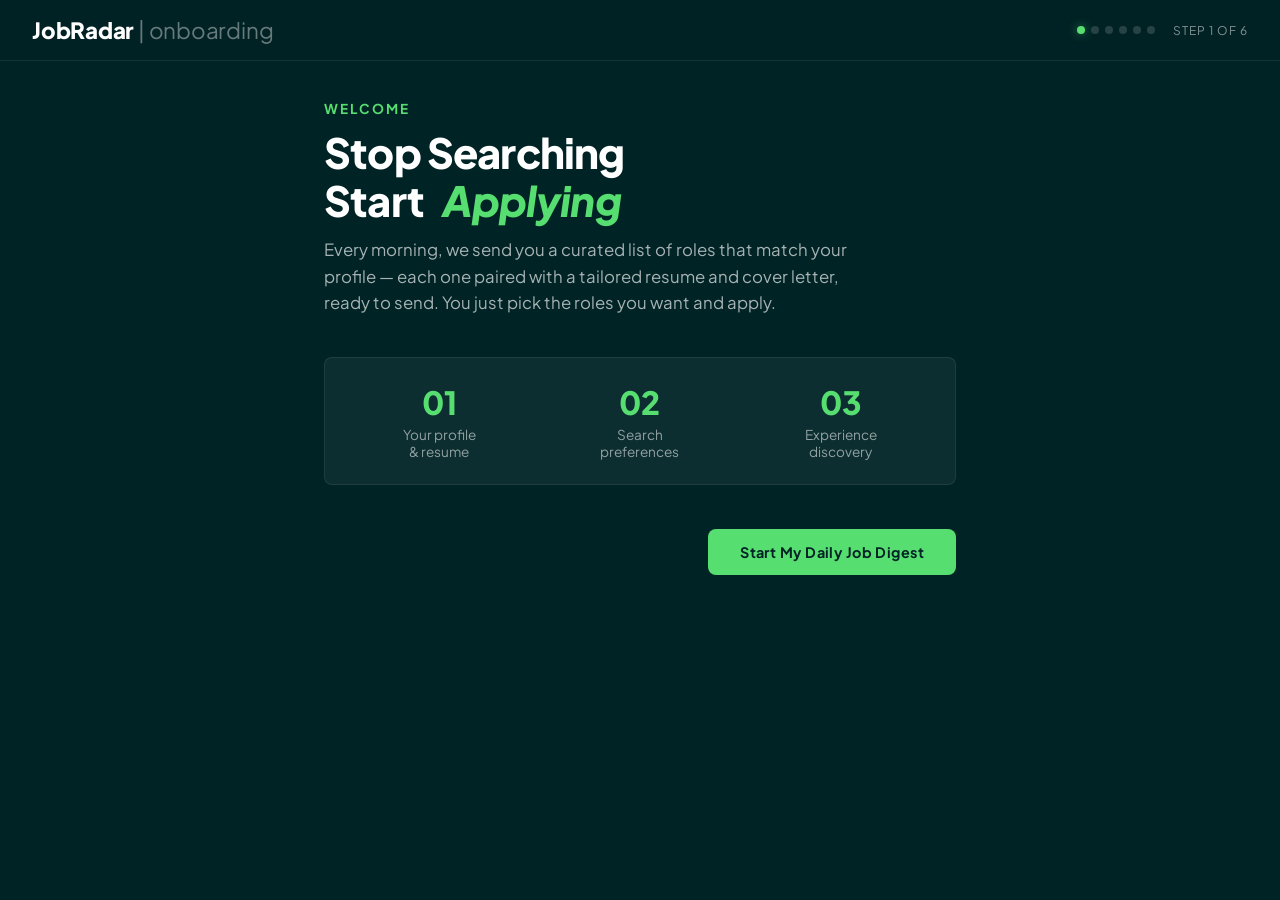
<file: web/deploy/index.html>
<!doctype html>
<html lang="en">
  <head>
    <meta charset="UTF-8" />
    <meta name="viewport" content="width=device-width, initial-scale=1.0" />
    <title>JobRadar | Your Job Search, on Autopilot</title>
    <meta
      name="description"
      content="Get tailored resumes, cover letters, and match reports delivered to your inbox for roles that fit you. Set up your personalized job-hunting pipeline in 10 minutes."
    />
    <meta
      property="og:title"
      content="Autopilot | Your Job Search, on Autopilot"
    />
    <meta
      property="og:description"
      content="Tailored resumes, cover letters, and match reports delivered to your inbox. Set up in 10 minutes."
    />
    <meta property="og:type" content="website" />
    <meta name="twitter:card" content="summary" />
    <meta
      name="twitter:title"
      content="Autopilot | Your Job Search, on Autopilot"
    />
    <meta
      name="twitter:description"
      content="Tailored resumes, cover letters, and match reports delivered to your inbox. Set up in 10 minutes."
    />
    <link rel="preconnect" href="https://fonts.googleapis.com" />
    <link rel="preconnect" href="https://fonts.gstatic.com" crossorigin />
    <link
      href="https://fonts.googleapis.com/css2?family=Plus+Jakarta+Sans:ital,wght@0,400;0,500;0,600;0,700;0,800;1,400&display=swap"
      rel="stylesheet"
    />
    <link rel="stylesheet" href="styles.css" />
  </head>
  <body class="hero-mode">
    <div class="topbar">
      <div class="logo">JobRadar<span> | onboarding</span></div>
      <div class="progress-wrap">
        <div class="progress-dot active" data-step="0"></div>
        <div class="progress-dot" data-step="1"></div>
        <div class="progress-dot" data-step="2"></div>
        <div class="progress-dot" data-step="3"></div>
        <div class="progress-dot" data-step="4"></div>
        <div class="progress-dot" data-step="5"></div>
        <span class="progress-label"
          >Step <span id="stepCounter">1</span> of 6</span
        >
      </div>
    </div>

    <div class="container">
      <!-- STEP 0: Welcome -->
      <div class="step active" data-step="0">
        <div class="step-number">Welcome</div>
        <h2>Stop Searching<br />Start <em> &nbsp; Applying</em></h2>
        <p class="subtitle">
          Every morning, we send you a curated list of roles that match your
          profile — each one paired with a tailored resume and cover letter,
          ready to send. You just pick the roles you want and apply.
        </p>
        <div class="steps-overview">
          <div class="steps-overview-grid">
            <div>
              <div class="steps-overview-number">01</div>
              <div class="steps-overview-label">
                Your profile<br />&amp; resume
              </div>
            </div>
            <div>
              <div class="steps-overview-number">02</div>
              <div class="steps-overview-label">Search<br />preferences</div>
            </div>
            <div>
              <div class="steps-overview-number">03</div>
              <div class="steps-overview-label">Experience<br />discovery</div>
            </div>
          </div>
        </div>
        <div class="nav-row nav-row--borderless">
          <div></div>
          <button class="btn btn-primary" onclick="nextStep()">
            Start My Daily Job Digest
          </button>
        </div>
      </div>

      <!-- STEP 1: Basic Info -->
      <div class="step" data-step="1">
        <div class="step-number">Step 01</div>
        <h2>About <em>you</em></h2>
        <p class="subtitle">
          Basic contact information for your application materials.
        </p>

        <div class="field-row">
          <div class="field">
            <label>First Name</label>
            <input type="text" id="firstName" placeholder="Tayo" required />
          </div>
          <div class="field">
            <label>Last Name</label>
            <input type="text" id="lastName" placeholder="Fasunon" required />
          </div>
        </div>
        <div class="field">
          <label>Email</label>
          <input
            type="email"
            id="email"
            placeholder="tayo@example.com"
            required
          />
        </div>
        <div class="field-row">
          <div class="field">
            <label>Phone</label>
            <input type="tel" id="phone" placeholder="+1 365 994 8961" />
          </div>
          <div class="field">
            <label>Location</label>
            <input
              type="text"
              id="location"
              placeholder="Toronto, Ontario, Canada"
            />
          </div>
        </div>
        <div class="field">
          <label>LinkedIn URL</label>
          <input
            type="url"
            id="linkedin"
            placeholder="https://linkedin.com/in/yourname"
          />
        </div>

        <!-- Honeypot: invisible to humans, bots auto-fill it -->
        <div class="hp-field" aria-hidden="true">
          <label for="website">Company Website</label>
          <input
            type="text"
            id="website"
            name="website"
            tabindex="-1"
            autocomplete="off"
          />
        </div>

        <div class="step-error" id="stepError1"></div>
        <div class="nav-row">
          <button class="btn btn-secondary" onclick="prevStep()">Back</button>
          <button class="btn btn-primary" onclick="nextStep()">Continue</button>
        </div>
      </div>

      <!-- STEP 2: Resume -->
      <div class="step" data-step="2">
        <div class="step-number">Step 02</div>
        <h2>Your <em>resume</em></h2>
        <p class="subtitle">
          Upload your current resume or paste the content. We'll use this as the
          foundation for all tailored versions.
        </p>

        <div
          class="upload-zone"
          id="uploadZone"
          onclick="document.getElementById('resumeFile').click()"
        >
          <div class="upload-icon">&#8593;</div>
          <div class="upload-text" id="uploadText">
            Drop your resume here or <strong>click to browse</strong><br />
            <span class="file-types">.pdf, .docx, or .txt</span>
          </div>
          <input
            type="file"
            id="resumeFile"
            accept=".pdf,.docx,.doc,.txt,.md"
            class="file-input-hidden"
            onchange="handleFileUpload(this)"
          />
        </div>

        <div class="or-divider">or paste below</div>

        <div class="resume-area field">
          <label>Resume Content</label>
          <textarea
            id="resumeText"
            placeholder="Paste your full resume text here...&#10;&#10;Include: summary, experience, education, skills, certifications.&#10;The more detail, the better the tailoring."
          ></textarea>
          <div class="field-hint">
            Include all roles, achievements, and metrics. We'll strategically
            reframe (never fabricate) your experience to match each opportunity.
          </div>
        </div>

        <div class="cover-letter-section">
          <div class="field">
            <label
              >Cover Letter Sample
              <span class="label-optional">(optional)</span></label
            >
            <div
              class="upload-zone upload-zone--compact"
              id="clUploadZone"
              onclick="document.getElementById('coverLetterFile').click()"
            >
              <div class="upload-text" id="clUploadText">
                Drop a cover letter here or <strong>click to browse</strong
                ><br />
                <span class="file-types">.txt or .md</span>
              </div>
              <input
                type="file"
                id="coverLetterFile"
                accept=".txt,.md"
                class="file-input-hidden"
                onchange="handleCoverLetterUpload(this)"
              />
            </div>
            <div class="or-divider">or paste below</div>
            <textarea
              id="coverLetterText"
              class="textarea--medium"
              placeholder="Paste a cover letter you've written before...&#10;&#10;We'll study your writing style — sentence structure, tone, personality — and match it when generating tailored cover letters for each job."
            ></textarea>
            <div class="field-hint">
              Share any cover letter you've written. We won't copy the content —
              we'll match your authentic voice and style in every tailored
              letter we generate.
            </div>
          </div>
        </div>

        <div class="step-error" id="stepError2"></div>
        <div class="nav-row">
          <button class="btn btn-secondary" onclick="prevStep()">Back</button>
          <button class="btn btn-primary" onclick="nextStep()">Continue</button>
        </div>
      </div>

      <!-- STEP 3: Preferences -->
      <div class="step" data-step="3">
        <div class="step-number">Step 03</div>
        <h2>What you're <em>looking for</em></h2>
        <p class="subtitle">
          Tell us about your ideal next role. We'll use this to filter and rank
          opportunities.
        </p>

        <div class="field">
          <label>Target Roles</label>
          <div
            class="tags-wrap"
            id="rolesWrap"
            onclick="this.querySelector('input').focus()"
          >
            <input
              class="tags-input"
              id="rolesInput"
              placeholder="Type a role and press Enter..."
              onkeydown="handleTagKey(event, 'roles')"
            />
          </div>
          <div class="field-hint">
            e.g. Scrum Master, Product Manager, Agile Coach
          </div>
        </div>

        <div class="field">
          <label>Target Locations</label>
          <div
            class="tags-wrap"
            id="locationsWrap"
            onclick="this.querySelector('input').focus()"
          >
            <input
              class="tags-input"
              id="locationsInput"
              placeholder="Type a city/region and press Enter..."
              onkeydown="handleTagKey(event, 'locations')"
            />
          </div>
          <div class="field-hint">e.g. Toronto, Ontario, Remote</div>
        </div>

        <div class="field-row">
          <div class="field">
            <label>Minimum Salary (Annual)</label>
            <input type="text" id="minSalary" placeholder="e.g. $80,000" />
          </div>
          <div class="field">
            <label>Work Arrangement</label>
            <select id="workArrangement">
              <option value="any">Any (On-site, Hybrid, Remote)</option>
              <option value="remote">Remote Only</option>
              <option value="hybrid">Hybrid or Remote</option>
              <option value="onsite">On-site</option>
            </select>
          </div>
        </div>

        <div class="field">
          <label>Industries to Avoid</label>
          <div
            class="tags-wrap"
            id="excludeWrap"
            onclick="this.querySelector('input').focus()"
          >
            <input
              class="tags-input"
              id="excludeInput"
              placeholder="Type and press Enter..."
              onkeydown="handleTagKey(event, 'exclude')"
            />
          </div>
          <div class="field-hint">
            Companies or industries you want to skip. Leave blank for none.
          </div>
        </div>

        <div class="field">
          <label>Anything else we should know?</label>
          <textarea
            id="prefNotes"
            class="textarea--short"
            placeholder="e.g. I prefer companies with 100+ employees, I'm open to contract roles, I need visa sponsorship..."
          ></textarea>
        </div>

        <div class="step-error" id="stepError3"></div>
        <div class="nav-row">
          <button class="btn btn-secondary" onclick="prevStep()">Back</button>
          <button class="btn btn-primary" onclick="nextStep()">Continue</button>
        </div>
      </div>

      <!-- STEP 4: Experience Discovery -->
      <div class="step" data-step="4">
        <div class="step-number">Step 04</div>
        <h2>The <em>discovery</em></h2>
        <p class="subtitle">
          These questions surface achievements you may not have on your resume.
          This is what makes our tailoring exceptional &mdash; we find the
          hidden gold in your experience.
        </p>

        <div class="discovery-q">
          <div class="q-label">
            What's the largest team you've led or coached?
          </div>
          <div class="q-why">
            Helps us frame your leadership scope for senior roles.
          </div>
          <input
            type="text"
            id="d_teamSize"
            placeholder="e.g. 3 cross-functional teams, ~25 people across 4 time zones"
          />
        </div>

        <div class="discovery-q">
          <div class="q-label">
            What's the highest-value project or budget you've managed?
          </div>
          <div class="q-why">
            Dollar figures are powerful differentiators in resumes.
          </div>
          <input
            type="text"
            id="d_budget"
            placeholder="e.g. $15M digital transformation program"
          />
        </div>

        <div class="discovery-q">
          <div class="q-label">
            Name 2-3 measurable improvements you've driven.
          </div>
          <div class="q-why">
            Metrics with % or $ beat vague descriptions every time.
          </div>
          <textarea
            id="d_metrics"
            placeholder="e.g.&#10;- Reduced impediment resolution time by 78%&#10;- Increased team velocity by 30%&#10;- Saved $400K through PI planning optimization"
          ></textarea>
        </div>

        <div class="discovery-q">
          <div class="q-label">
            What certifications or credentials do you hold?
          </div>
          <div class="q-why">
            Certifications are high-signal for ATS filters.
          </div>
          <input
            type="text"
            id="d_certs"
            placeholder="e.g. PSM1, SAFe SSM, PMP, AWS Certified, MBA"
          />
        </div>

        <div class="discovery-q">
          <div class="q-label">
            Describe a challenge you overcame that you're proud of.
          </div>
          <div class="q-why">
            This becomes a STAR story for cover letters and interview prep.
          </div>
          <textarea
            id="d_challenge"
            placeholder="e.g. Inherited a team with 40% turnover and no defined process. Introduced Scrum, built psychological safety, and within 6 months had the highest-performing team in the department."
          ></textarea>
        </div>

        <div class="discovery-q">
          <div class="q-label">
            What tools and technologies are you most proficient with?
          </div>
          <div class="q-why">
            Ensures we don't miss technical keywords that ATS systems scan for.
          </div>
          <input
            type="text"
            id="d_tools"
            placeholder="e.g. JIRA, Confluence, Azure DevOps, Power BI, Miro, Figma"
          />
        </div>

        <div class="discovery-q">
          <div class="q-label">What industries have you worked in?</div>
          <div class="q-why">
            Cross-industry experience is reframed as adaptability for target
            sectors.
          </div>
          <input
            type="text"
            id="d_industries"
            placeholder="e.g. FinTech, Entertainment/VFX, EdTech, Healthcare"
          />
        </div>

        <div class="discovery-q">
          <div class="q-label">
            Is there anything about your experience you feel is
            underrepresented?
          </div>
          <div class="q-why">
            This is often the most valuable answer — skills you use daily but
            never put on paper.
          </div>
          <textarea
            id="d_hidden"
            placeholder="e.g. I regularly coach product owners on backlog prioritization but it's not in any of my job descriptions. I've also facilitated 50+ workshops for stakeholders at the VP level."
          ></textarea>
        </div>

        <div class="nav-row">
          <button class="btn btn-secondary" onclick="prevStep()">Back</button>
          <button class="btn btn-primary" onclick="nextStep()">
            Review &amp; Submit
          </button>
        </div>
      </div>

      <!-- STEP 5: Review -->
      <div class="step" data-step="5">
        <div class="step-number">Review</div>
        <h2>Everything <em>look right?</em></h2>
        <p class="subtitle">
          Review your information below. Once submitted, we'll set up your
          pipeline and deliver your first batch of tailored applications within
          48 hours.
        </p>

        <div id="reviewContent"></div>

        <div class="nav-row">
          <button class="btn btn-secondary" onclick="prevStep()">
            Back to Edit
          </button>
          <button
            class="btn btn-primary"
            onclick="submitOnboarding()"
            id="submitBtn"
          >
            Submit &amp; Start My Pipeline
          </button>
        </div>
      </div>

      <!-- STEP 6: Confirmation -->
      <div class="step" data-step="6">
        <div class="completion">
          <div class="completion-icon">&#10003;</div>
          <h2>You're <em>all set</em></h2>
          <p class="subtitle">
            Your onboarding data has been saved. We'll configure your pipeline
            and deliver your first batch of tailored applications within 48
            hours.
          </p>
          <div class="next-steps">
            <div class="next-steps-title">What happens next</div>
            <div class="next-steps-list">
              1. We review your profile &amp; discovery answers<br />
              2. Your search pipeline is configured<br />
              3. First tailored applications delivered to your inbox<br />
              4. You review, approve, and apply
            </div>
          </div>
        </div>
      </div>
    </div>

    <script src="app.js"></script>
  </body>
</html>
</file>
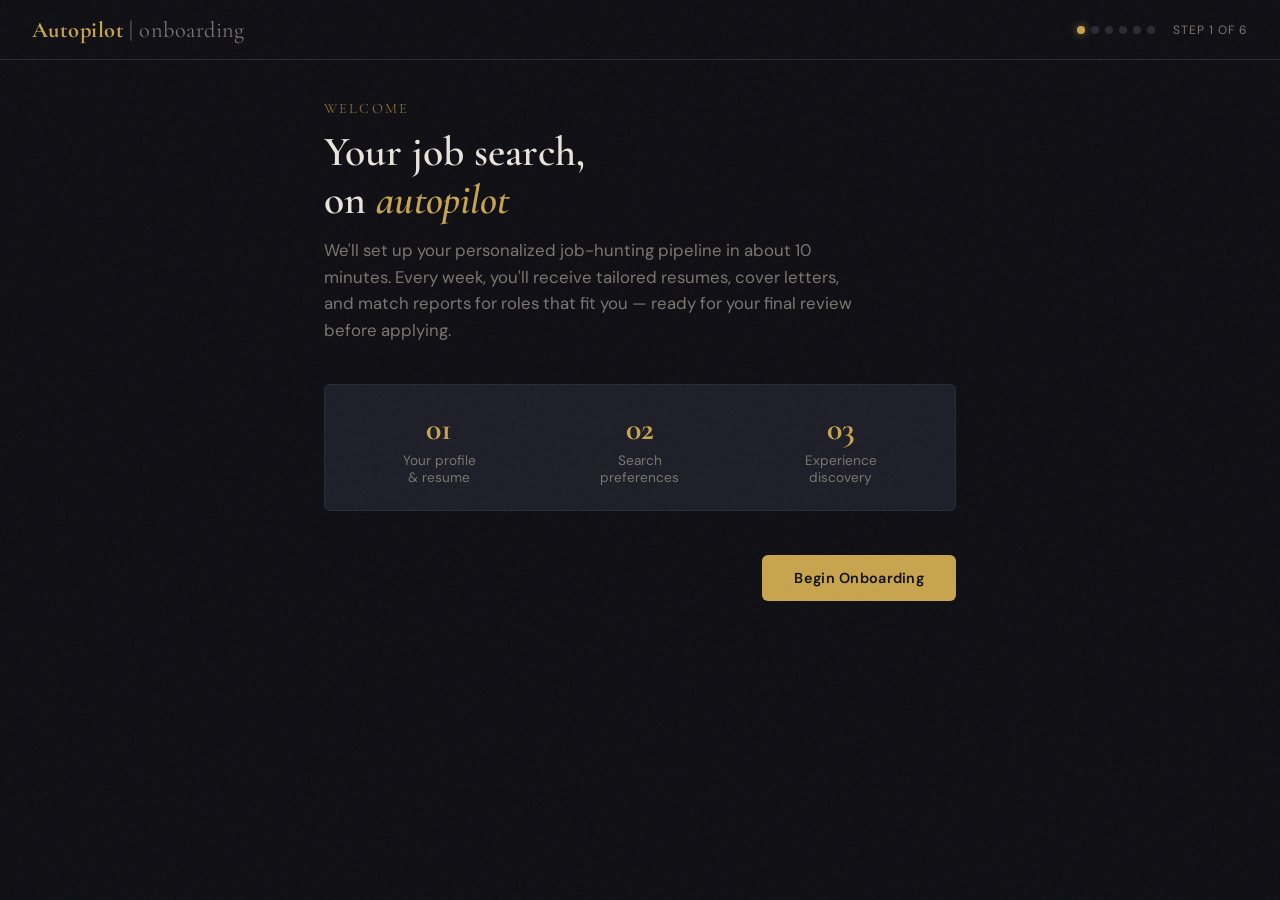
<file: web/onboarding.html>
<!doctype html>
<html lang="en">
  <head>
    <meta charset="UTF-8" />
    <meta name="viewport" content="width=device-width, initial-scale=1.0" />
    <title>Autopilot Onboarding</title>
    <link rel="preconnect" href="https://fonts.googleapis.com" />
    <link
      href="https://fonts.googleapis.com/css2?family=Cormorant+Garamond:ital,wght@0,400;0,600;0,700;1,400&family=DM+Sans:ital,wght@0,400;0,500;0,600;0,700;1,400&display=swap"
      rel="stylesheet"
    />
    <style>
      :root {
        --bg-deep: #0f0f14;
        --bg-card: #18181f;
        --bg-input: #1e1e28;
        --bg-hover: #25252f;
        --gold: #c8a44e;
        --gold-light: #e4c96a;
        --gold-dim: #8a7234;
        --text: #e8e4dc;
        --text-dim: #7a7670;
        --text-muted: #4a4740;
        --border: #2a2a34;
        --border-focus: #c8a44e44;
        --error: #d4564e;
        --success: #4ecb71;
        --radius: 6px;
        --font-display: "Cormorant Garamond", Georgia, serif;
        --font-body: "DM Sans", -apple-system, sans-serif;
      }

      * {
        margin: 0;
        padding: 0;
        box-sizing: border-box;
      }

      body {
        font-family: var(--font-body);
        background: var(--bg-deep);
        color: var(--text);
        min-height: 100vh;
        overflow-x: hidden;
      }

      /* Grain overlay */
      body::before {
        content: "";
        position: fixed;
        inset: 0;
        opacity: 0.03;
        background-image: url("data:image/svg+xml,%3Csvg viewBox='0 0 256 256' xmlns='http://www.w3.org/2000/svg'%3E%3Cfilter id='n'%3E%3CfeTurbulence type='fractalNoise' baseFrequency='0.9' numOctaves='4' stitchTiles='stitch'/%3E%3C/filter%3E%3Crect width='100%25' height='100%25' filter='url(%23n)'/%3E%3C/svg%3E");
        pointer-events: none;
        z-index: 9999;
      }

      /* Top bar */
      .topbar {
        position: fixed;
        top: 0;
        left: 0;
        right: 0;
        z-index: 100;
        display: flex;
        align-items: center;
        justify-content: space-between;
        padding: 16px 32px;
        background: var(--bg-deep);
        border-bottom: 1px solid var(--border);
        backdrop-filter: blur(12px);
      }

      .logo {
        font-family: var(--font-display);
        font-size: 1.4em;
        font-weight: 700;
        letter-spacing: 0.02em;
        color: var(--gold);
      }

      .logo span {
        color: var(--text-dim);
        font-weight: 400;
      }

      /* Progress */
      .progress-wrap {
        display: flex;
        align-items: center;
        gap: 6px;
      }

      .progress-dot {
        width: 8px;
        height: 8px;
        border-radius: 50%;
        background: var(--border);
        transition: all 0.5s cubic-bezier(0.22, 1, 0.36, 1);
      }

      .progress-dot.active {
        background: var(--gold);
        box-shadow: 0 0 8px var(--gold-dim);
      }

      .progress-dot.done {
        background: var(--gold-dim);
      }

      .progress-label {
        margin-left: 12px;
        font-size: 0.75em;
        color: var(--text-dim);
        letter-spacing: 0.08em;
        text-transform: uppercase;
      }

      /* Main container */
      .container {
        max-width: 680px;
        margin: 0 auto;
        padding: 100px 24px 60px;
        min-height: 100vh;
      }

      /* Step styles */
      .step {
        display: none;
        animation: fadeSlideIn 0.6s cubic-bezier(0.22, 1, 0.36, 1) forwards;
      }

      .step.active {
        display: block;
      }

      @keyframes fadeSlideIn {
        from {
          opacity: 0;
          transform: translateY(24px);
        }
        to {
          opacity: 1;
          transform: translateY(0);
        }
      }

      .step-number {
        font-family: var(--font-display);
        font-size: 0.9em;
        color: var(--gold-dim);
        letter-spacing: 0.15em;
        text-transform: uppercase;
        margin-bottom: 12px;
      }

      .step h2 {
        font-family: var(--font-display);
        font-size: 2.6em;
        font-weight: 600;
        line-height: 1.15;
        margin-bottom: 12px;
        color: var(--text);
      }

      .step h2 em {
        color: var(--gold);
        font-style: italic;
      }

      .step .subtitle {
        font-size: 1.05em;
        color: var(--text-dim);
        line-height: 1.6;
        margin-bottom: 40px;
        max-width: 540px;
      }

      /* Form fields */
      .field {
        margin-bottom: 24px;
      }

      .field label {
        display: block;
        font-size: 0.8em;
        font-weight: 600;
        letter-spacing: 0.06em;
        text-transform: uppercase;
        color: var(--text-dim);
        margin-bottom: 8px;
      }

      .field input,
      .field textarea,
      .field select {
        width: 100%;
        padding: 14px 16px;
        background: var(--bg-input);
        border: 1px solid var(--border);
        border-radius: var(--radius);
        color: var(--text);
        font-family: var(--font-body);
        font-size: 0.95em;
        transition: all 0.2s;
        outline: none;
      }

      .field input:focus,
      .field textarea:focus,
      .field select:focus {
        border-color: var(--gold);
        box-shadow: 0 0 0 3px var(--border-focus);
      }

      .field input::placeholder,
      .field textarea::placeholder {
        color: var(--text-muted);
      }

      .field textarea {
        min-height: 140px;
        resize: vertical;
        line-height: 1.6;
      }

      .field-row {
        display: grid;
        grid-template-columns: 1fr 1fr;
        gap: 16px;
      }

      .field-hint {
        font-size: 0.8em;
        color: var(--text-muted);
        margin-top: 6px;
        line-height: 1.4;
      }

      /* Checkbox/radio groups */
      .option-grid {
        display: grid;
        grid-template-columns: 1fr 1fr;
        gap: 10px;
      }

      .option-card {
        padding: 14px 16px;
        background: var(--bg-input);
        border: 1px solid var(--border);
        border-radius: var(--radius);
        cursor: pointer;
        transition: all 0.2s;
        font-size: 0.9em;
        user-select: none;
      }

      .option-card:hover {
        background: var(--bg-hover);
        border-color: var(--gold-dim);
      }

      .option-card.selected {
        border-color: var(--gold);
        background: var(--bg-hover);
        box-shadow: 0 0 0 1px var(--gold);
      }

      .option-card input {
        display: none;
      }

      .option-card .option-label {
        font-weight: 500;
        margin-bottom: 2px;
      }

      .option-card .option-desc {
        font-size: 0.85em;
        color: var(--text-dim);
      }

      /* Tags input */
      .tags-wrap {
        display: flex;
        flex-wrap: wrap;
        gap: 8px;
        padding: 10px 12px;
        background: var(--bg-input);
        border: 1px solid var(--border);
        border-radius: var(--radius);
        min-height: 48px;
        align-items: center;
        cursor: text;
        transition: all 0.2s;
      }

      .tags-wrap:focus-within {
        border-color: var(--gold);
        box-shadow: 0 0 0 3px var(--border-focus);
      }

      .tag {
        display: flex;
        align-items: center;
        gap: 6px;
        padding: 4px 10px;
        background: var(--gold-dim);
        color: var(--bg-deep);
        border-radius: 3px;
        font-size: 0.85em;
        font-weight: 600;
      }

      .tag button {
        background: none;
        border: none;
        color: var(--bg-deep);
        cursor: pointer;
        font-size: 1.1em;
        line-height: 1;
        opacity: 0.6;
      }

      .tag button:hover {
        opacity: 1;
      }

      .tags-input {
        border: none;
        background: none;
        color: var(--text);
        font-family: var(--font-body);
        font-size: 0.9em;
        outline: none;
        flex: 1;
        min-width: 120px;
      }

      .tags-input::placeholder {
        color: var(--text-muted);
      }

      /* Resume paste area */
      .resume-area {
        position: relative;
      }

      .resume-area textarea {
        min-height: 260px;
        font-family: "DM Sans", monospace;
        font-size: 0.88em;
        line-height: 1.7;
      }

      .upload-zone {
        border: 2px dashed var(--border);
        border-radius: var(--radius);
        padding: 32px;
        text-align: center;
        cursor: pointer;
        transition: all 0.2s;
        margin-bottom: 12px;
      }

      .upload-zone:hover {
        border-color: var(--gold-dim);
        background: var(--bg-input);
      }

      .upload-zone.has-file {
        border-color: var(--gold);
        border-style: solid;
      }

      .upload-icon {
        font-size: 2em;
        margin-bottom: 8px;
        opacity: 0.4;
      }

      .upload-text {
        color: var(--text-dim);
        font-size: 0.9em;
      }

      .upload-text strong {
        color: var(--gold);
      }

      .or-divider {
        text-align: center;
        color: var(--text-muted);
        font-size: 0.8em;
        letter-spacing: 0.1em;
        text-transform: uppercase;
        margin: 16px 0;
        position: relative;
      }

      .or-divider::before,
      .or-divider::after {
        content: "";
        position: absolute;
        top: 50%;
        width: 40%;
        height: 1px;
        background: var(--border);
      }

      .or-divider::before {
        left: 0;
      }
      .or-divider::after {
        right: 0;
      }

      /* Discovery questions */
      .discovery-q {
        padding: 20px;
        background: var(--bg-input);
        border: 1px solid var(--border);
        border-radius: var(--radius);
        margin-bottom: 16px;
        transition: all 0.3s;
      }

      .discovery-q:focus-within {
        border-color: var(--gold-dim);
      }

      .discovery-q .q-label {
        font-family: var(--font-display);
        font-size: 1.15em;
        font-weight: 600;
        margin-bottom: 4px;
        color: var(--text);
      }

      .discovery-q .q-why {
        font-size: 0.8em;
        color: var(--text-muted);
        margin-bottom: 12px;
        font-style: italic;
      }

      .discovery-q input,
      .discovery-q textarea {
        width: 100%;
        padding: 10px 12px;
        background: var(--bg-deep);
        border: 1px solid var(--border);
        border-radius: 4px;
        color: var(--text);
        font-family: var(--font-body);
        font-size: 0.9em;
        outline: none;
        transition: all 0.2s;
      }

      .discovery-q textarea {
        min-height: 80px;
        resize: vertical;
        line-height: 1.5;
      }

      .discovery-q input:focus,
      .discovery-q textarea:focus {
        border-color: var(--gold);
      }

      /* Navigation */
      .nav-row {
        display: flex;
        justify-content: space-between;
        align-items: center;
        margin-top: 40px;
        padding-top: 24px;
        border-top: 1px solid var(--border);
      }

      .btn {
        padding: 14px 32px;
        border-radius: var(--radius);
        font-family: var(--font-body);
        font-size: 0.9em;
        font-weight: 600;
        cursor: pointer;
        transition: all 0.2s;
        border: none;
        letter-spacing: 0.02em;
      }

      .btn-primary {
        background: var(--gold);
        color: var(--bg-deep);
      }

      .btn-primary:hover {
        background: var(--gold-light);
        transform: translateY(-1px);
        box-shadow: 0 4px 16px #c8a44e33;
      }

      .btn-secondary {
        background: transparent;
        color: var(--text-dim);
        border: 1px solid var(--border);
      }

      .btn-secondary:hover {
        color: var(--text);
        border-color: var(--text-dim);
      }

      .btn:disabled {
        opacity: 0.4;
        cursor: not-allowed;
        transform: none;
      }

      /* Review step */
      .review-section {
        background: var(--bg-input);
        border: 1px solid var(--border);
        border-radius: var(--radius);
        padding: 20px;
        margin-bottom: 16px;
      }

      .review-section h3 {
        font-family: var(--font-display);
        font-size: 1.1em;
        color: var(--gold);
        margin-bottom: 12px;
        font-weight: 600;
      }

      .review-row {
        display: flex;
        justify-content: space-between;
        padding: 6px 0;
        font-size: 0.9em;
        border-bottom: 1px solid var(--border);
      }

      .review-row:last-child {
        border-bottom: none;
      }

      .review-row .rlabel {
        color: var(--text-dim);
        min-width: 100px;
        flex-shrink: 0;
      }
      .review-row .rvalue {
        color: var(--text);
        font-weight: 500;
        text-align: right;
        max-width: 65%;
      }

      .review-tags {
        display: flex;
        flex-wrap: wrap;
        gap: 6px;
        margin-top: 4px;
      }

      .review-tag {
        padding: 3px 10px;
        background: var(--gold-dim);
        color: var(--bg-deep);
        border-radius: 3px;
        font-size: 0.8em;
        font-weight: 600;
      }

      /* Completion */
      .completion {
        text-align: center;
        padding: 60px 0;
      }

      .completion-icon {
        width: 80px;
        height: 80px;
        border-radius: 50%;
        background: var(--gold);
        color: var(--bg-deep);
        display: flex;
        align-items: center;
        justify-content: center;
        font-size: 2em;
        margin: 0 auto 24px;
        animation: scaleIn 0.5s cubic-bezier(0.22, 1, 0.36, 1);
      }

      @keyframes scaleIn {
        from {
          transform: scale(0);
          opacity: 0;
        }
        to {
          transform: scale(1);
          opacity: 1;
        }
      }

      /* Responsive */
      @media (max-width: 640px) {
        .container {
          padding: 80px 16px 40px;
        }
        .step h2 {
          font-size: 2em;
        }
        .field-row {
          grid-template-columns: 1fr;
        }
        .option-grid {
          grid-template-columns: 1fr;
        }
        .topbar {
          padding: 12px 16px;
        }
      }
    </style>
  </head>
  <body>
    <div class="topbar">
      <div class="logo">Autopilot<span> | onboarding</span></div>
      <div class="progress-wrap">
        <div class="progress-dot active" data-step="0"></div>
        <div class="progress-dot" data-step="1"></div>
        <div class="progress-dot" data-step="2"></div>
        <div class="progress-dot" data-step="3"></div>
        <div class="progress-dot" data-step="4"></div>
        <div class="progress-dot" data-step="5"></div>
        <span class="progress-label"
          >Step <span id="stepCounter">1</span> of 6</span
        >
      </div>
    </div>

    <div class="container">
      <!-- STEP 0: Welcome -->
      <div class="step active" data-step="0">
        <div class="step-number">Welcome</div>
        <h2>Your job search,<br />on <em>autopilot</em></h2>
        <p class="subtitle">
          We'll set up your personalized job-hunting pipeline in about 10
          minutes. Every week, you'll receive tailored resumes, cover letters,
          and match reports for roles that fit you &mdash; ready for your final
          review before applying.
        </p>
        <div
          style="
            background: var(--bg-input);
            border: 1px solid var(--border);
            border-radius: var(--radius);
            padding: 24px;
            margin-bottom: 20px;
          "
        >
          <div
            style="
              display: grid;
              grid-template-columns: 1fr 1fr 1fr;
              gap: 20px;
              text-align: center;
            "
          >
            <div>
              <div
                style="
                  font-family: var(--font-display);
                  font-size: 2em;
                  color: var(--gold);
                  font-weight: 700;
                "
              >
                01
              </div>
              <div
                style="
                  font-size: 0.85em;
                  color: var(--text-dim);
                  margin-top: 4px;
                "
              >
                Your profile<br />& resume
              </div>
            </div>
            <div>
              <div
                style="
                  font-family: var(--font-display);
                  font-size: 2em;
                  color: var(--gold);
                  font-weight: 700;
                "
              >
                02
              </div>
              <div
                style="
                  font-size: 0.85em;
                  color: var(--text-dim);
                  margin-top: 4px;
                "
              >
                Search<br />preferences
              </div>
            </div>
            <div>
              <div
                style="
                  font-family: var(--font-display);
                  font-size: 2em;
                  color: var(--gold);
                  font-weight: 700;
                "
              >
                03
              </div>
              <div
                style="
                  font-size: 0.85em;
                  color: var(--text-dim);
                  margin-top: 4px;
                "
              >
                Experience<br />discovery
              </div>
            </div>
          </div>
        </div>
        <div class="nav-row" style="border-top: none; margin-top: 20px">
          <div></div>
          <button class="btn btn-primary" onclick="nextStep()">
            Begin Onboarding
          </button>
        </div>
      </div>

      <!-- STEP 1: Basic Info -->
      <div class="step" data-step="1">
        <div class="step-number">Step 01</div>
        <h2>About <em>you</em></h2>
        <p class="subtitle">
          Basic contact information for your application materials.
        </p>

        <div class="field-row">
          <div class="field">
            <label>First Name</label>
            <input type="text" id="firstName" placeholder="Tayo" required />
          </div>
          <div class="field">
            <label>Last Name</label>
            <input type="text" id="lastName" placeholder="Fasunon" required />
          </div>
        </div>
        <div class="field">
          <label>Email</label>
          <input
            type="email"
            id="email"
            placeholder="tayo@example.com"
            required
          />
        </div>
        <div class="field-row">
          <div class="field">
            <label>Phone</label>
            <input type="tel" id="phone" placeholder="+1 365 994 8961" />
          </div>
          <div class="field">
            <label>Location</label>
            <input
              type="text"
              id="location"
              placeholder="Toronto, Ontario, Canada"
            />
          </div>
        </div>
        <div class="field">
          <label>LinkedIn URL</label>
          <input
            type="url"
            id="linkedin"
            placeholder="https://linkedin.com/in/yourname"
          />
        </div>

        <div class="nav-row">
          <button class="btn btn-secondary" onclick="prevStep()">Back</button>
          <button class="btn btn-primary" onclick="nextStep()">Continue</button>
        </div>
      </div>

      <!-- STEP 2: Resume -->
      <div class="step" data-step="2">
        <div class="step-number">Step 02</div>
        <h2>Your <em>resume</em></h2>
        <p class="subtitle">
          Upload your current resume or paste the content. We'll use this as the
          foundation for all tailored versions.
        </p>

        <div
          class="upload-zone"
          id="uploadZone"
          onclick="document.getElementById('resumeFile').click()"
        >
          <div class="upload-icon">&#8593;</div>
          <div class="upload-text" id="uploadText">
            Drop your resume here or <strong>click to browse</strong><br />
            <span style="font-size: 0.85em">.pdf, .docx, or .txt</span>
          </div>
          <input
            type="file"
            id="resumeFile"
            accept=".pdf,.docx,.doc,.txt,.md"
            style="display: none"
            onchange="handleFileUpload(this)"
          />
        </div>

        <div class="or-divider">or paste below</div>

        <div class="resume-area field">
          <label>Resume Content</label>
          <textarea
            id="resumeText"
            placeholder="Paste your full resume text here...&#10;&#10;Include: summary, experience, education, skills, certifications.&#10;The more detail, the better the tailoring."
          ></textarea>
          <div class="field-hint">
            Include all roles, achievements, and metrics. We'll strategically
            reframe (never fabricate) your experience to match each opportunity.
          </div>
        </div>

        <div style="margin-top: 32px; padding-top: 24px; border-top: 1px solid var(--border)">
          <div class="field">
            <label>Cover Letter Sample <span style="font-weight: 400; text-transform: none; color: var(--text-muted)">(optional)</span></label>
            <div
              class="upload-zone"
              id="clUploadZone"
              onclick="document.getElementById('coverLetterFile').click()"
              style="padding: 20px"
            >
              <div class="upload-text" id="clUploadText">
                Drop a cover letter here or <strong>click to browse</strong><br />
                <span style="font-size: 0.85em">.pdf, .docx, or .txt</span>
              </div>
              <input
                type="file"
                id="coverLetterFile"
                accept=".pdf,.docx,.doc,.txt,.md"
                style="display: none"
                onchange="handleCoverLetterUpload(this)"
              />
            </div>
            <div class="or-divider">or paste below</div>
            <textarea
              id="coverLetterText"
              placeholder="Paste a cover letter you've written before...&#10;&#10;We'll study your writing style — sentence structure, tone, personality — and match it when generating tailored cover letters for each job."
              style="min-height: 160px"
            ></textarea>
            <div class="field-hint">
              Share any cover letter you've written. We won't copy the content — we'll match your authentic voice and style in every tailored letter we generate.
            </div>
          </div>
        </div>

        <div class="nav-row">
          <button class="btn btn-secondary" onclick="prevStep()">Back</button>
          <button class="btn btn-primary" onclick="nextStep()">Continue</button>
        </div>
      </div>

      <!-- STEP 3: Preferences -->
      <div class="step" data-step="3">
        <div class="step-number">Step 03</div>
        <h2>What you're <em>looking for</em></h2>
        <p class="subtitle">
          Tell us about your ideal next role. We'll use this to filter and rank
          opportunities.
        </p>

        <div class="field">
          <label>Target Roles</label>
          <div
            class="tags-wrap"
            id="rolesWrap"
            onclick="this.querySelector('input').focus()"
          >
            <input
              class="tags-input"
              id="rolesInput"
              placeholder="Type a role and press Enter..."
              onkeydown="handleTagKey(event, 'roles')"
            />
          </div>
          <div class="field-hint">
            e.g. Scrum Master, Product Manager, Agile Coach
          </div>
        </div>

        <div class="field">
          <label>Target Locations</label>
          <div
            class="tags-wrap"
            id="locationsWrap"
            onclick="this.querySelector('input').focus()"
          >
            <input
              class="tags-input"
              id="locationsInput"
              placeholder="Type a city/region and press Enter..."
              onkeydown="handleTagKey(event, 'locations')"
            />
          </div>
          <div class="field-hint">e.g. Toronto, Ontario, Remote</div>
        </div>

        <div class="field-row">
          <div class="field">
            <label>Minimum Salary (Annual)</label>
            <input type="text" id="minSalary" placeholder="e.g. $80,000" />
          </div>
          <div class="field">
            <label>Work Arrangement</label>
            <select id="workArrangement">
              <option value="any">Any (On-site, Hybrid, Remote)</option>
              <option value="remote">Remote Only</option>
              <option value="hybrid">Hybrid or Remote</option>
              <option value="onsite">On-site</option>
            </select>
          </div>
        </div>

        <div class="field">
          <label>Industries to Avoid</label>
          <div
            class="tags-wrap"
            id="excludeWrap"
            onclick="this.querySelector('input').focus()"
          >
            <input
              class="tags-input"
              id="excludeInput"
              placeholder="Type and press Enter..."
              onkeydown="handleTagKey(event, 'exclude')"
            />
          </div>
          <div class="field-hint">
            Companies or industries you want to skip. Leave blank for none.
          </div>
        </div>

        <div class="field">
          <label>Anything else we should know?</label>
          <textarea
            id="prefNotes"
            placeholder="e.g. I prefer companies with 100+ employees, I'm open to contract roles, I need visa sponsorship..."
            style="min-height: 80px"
          ></textarea>
        </div>

        <div class="nav-row">
          <button class="btn btn-secondary" onclick="prevStep()">Back</button>
          <button class="btn btn-primary" onclick="nextStep()">Continue</button>
        </div>
      </div>

      <!-- STEP 4: Experience Discovery -->
      <div class="step" data-step="4">
        <div class="step-number">Step 04</div>
        <h2>The <em>discovery</em></h2>
        <p class="subtitle">
          These questions surface achievements you may not have on your resume.
          This is what makes our tailoring exceptional &mdash; we find the
          hidden gold in your experience.
        </p>

        <div class="discovery-q">
          <div class="q-label">
            What's the largest team you've led or coached?
          </div>
          <div class="q-why">
            Helps us frame your leadership scope for senior roles.
          </div>
          <input
            type="text"
            id="d_teamSize"
            placeholder="e.g. 3 cross-functional teams, ~25 people across 4 time zones"
          />
        </div>

        <div class="discovery-q">
          <div class="q-label">
            What's the highest-value project or budget you've managed?
          </div>
          <div class="q-why">
            Dollar figures are powerful differentiators in resumes.
          </div>
          <input
            type="text"
            id="d_budget"
            placeholder="e.g. $15M digital transformation program"
          />
        </div>

        <div class="discovery-q">
          <div class="q-label">
            Name 2-3 measurable improvements you've driven.
          </div>
          <div class="q-why">
            Metrics with % or $ beat vague descriptions every time.
          </div>
          <textarea
            id="d_metrics"
            placeholder="e.g.&#10;- Reduced impediment resolution time by 78%&#10;- Increased team velocity by 30%&#10;- Saved $400K through PI planning optimization"
          ></textarea>
        </div>

        <div class="discovery-q">
          <div class="q-label">
            What certifications or credentials do you hold?
          </div>
          <div class="q-why">
            Certifications are high-signal for ATS filters.
          </div>
          <input
            type="text"
            id="d_certs"
            placeholder="e.g. PSM1, SAFe SSM, PMP, AWS Certified, MBA"
          />
        </div>

        <div class="discovery-q">
          <div class="q-label">
            Describe a challenge you overcame that you're proud of.
          </div>
          <div class="q-why">
            This becomes a STAR story for cover letters and interview prep.
          </div>
          <textarea
            id="d_challenge"
            placeholder="e.g. Inherited a team with 40% turnover and no defined process. Introduced Scrum, built psychological safety, and within 6 months had the highest-performing team in the department."
          ></textarea>
        </div>

        <div class="discovery-q">
          <div class="q-label">
            What tools and technologies are you most proficient with?
          </div>
          <div class="q-why">
            Ensures we don't miss technical keywords that ATS systems scan for.
          </div>
          <input
            type="text"
            id="d_tools"
            placeholder="e.g. JIRA, Confluence, Azure DevOps, Power BI, Miro, Figma"
          />
        </div>

        <div class="discovery-q">
          <div class="q-label">What industries have you worked in?</div>
          <div class="q-why">
            Cross-industry experience is reframed as adaptability for target
            sectors.
          </div>
          <input
            type="text"
            id="d_industries"
            placeholder="e.g. FinTech, Entertainment/VFX, EdTech, Healthcare"
          />
        </div>

        <div class="discovery-q">
          <div class="q-label">
            Is there anything about your experience you feel is
            underrepresented?
          </div>
          <div class="q-why">
            This is often the most valuable answer — skills you use daily but
            never put on paper.
          </div>
          <textarea
            id="d_hidden"
            placeholder="e.g. I regularly coach product owners on backlog prioritization but it's not in any of my job descriptions. I've also facilitated 50+ workshops for stakeholders at the VP level."
          ></textarea>
        </div>

        <div class="nav-row">
          <button class="btn btn-secondary" onclick="prevStep()">Back</button>
          <button class="btn btn-primary" onclick="nextStep()">
            Review & Submit
          </button>
        </div>
      </div>

      <!-- STEP 5: Review -->
      <div class="step" data-step="5">
        <div class="step-number">Review</div>
        <h2>Everything <em>look right?</em></h2>
        <p class="subtitle">
          Review your information below. Once submitted, we'll set up your
          pipeline and deliver your first batch of tailored applications within
          48 hours.
        </p>

        <div id="reviewContent"></div>

        <div class="nav-row">
          <button class="btn btn-secondary" onclick="prevStep()">
            Back to Edit
          </button>
          <button
            class="btn btn-primary"
            onclick="submitOnboarding()"
            id="submitBtn"
          >
            Submit & Start My Pipeline
          </button>
        </div>
      </div>

      <!-- STEP 6: Confirmation -->
      <div class="step" data-step="6">
        <div class="completion">
          <div class="completion-icon">&#10003;</div>
          <h2
            style="
              font-family: var(--font-display);
              font-size: 2.2em;
              margin-bottom: 12px;
            "
          >
            You're <em>all set</em>
          </h2>
          <p class="subtitle" style="margin: 0 auto 32px; text-align: center">
            Your onboarding data has been saved. We'll configure your pipeline
            and deliver your first batch of tailored applications within 48
            hours.
          </p>
          <div
            style="
              background: var(--bg-input);
              border: 1px solid var(--border);
              border-radius: var(--radius);
              padding: 24px;
              text-align: left;
              max-width: 400px;
              margin: 0 auto;
            "
          >
            <div
              style="
                font-family: var(--font-display);
                font-size: 1.1em;
                color: var(--gold);
                margin-bottom: 12px;
                font-weight: 600;
              "
            >
              What happens next
            </div>
            <div
              style="font-size: 0.9em; color: var(--text-dim); line-height: 1.8"
            >
              1. We review your profile &amp; discovery answers<br />
              2. Your search pipeline is configured<br />
              3. First tailored applications delivered to your inbox<br />
              4. You review, approve, and apply
            </div>
          </div>
        </div>
      </div>
    </div>

    <script>
      // State
      let currentStep = 0;
      const totalSteps = 6;
      const tags = { roles: [], locations: [], exclude: [] };
      let resumeFileData = "";
      let resumeFileName = "";
      let coverLetterFileData = "";
      let coverLetterFileName = "";

      // Navigation
      function nextStep() {
        if (currentStep === 4) buildReview();
        if (currentStep < totalSteps) {
          document
            .querySelector(`.step[data-step="${currentStep}"]`)
            .classList.remove("active");
          currentStep++;
          const next = document.querySelector(
            `.step[data-step="${currentStep}"]`,
          );
          next.classList.remove("active");
          void next.offsetWidth; // reflow for animation
          next.classList.add("active");
          updateProgress();
          window.scrollTo({ top: 0, behavior: "smooth" });
        }
      }

      function prevStep() {
        if (currentStep > 0) {
          document
            .querySelector(`.step[data-step="${currentStep}"]`)
            .classList.remove("active");
          currentStep--;
          const prev = document.querySelector(
            `.step[data-step="${currentStep}"]`,
          );
          prev.classList.remove("active");
          void prev.offsetWidth;
          prev.classList.add("active");
          updateProgress();
          window.scrollTo({ top: 0, behavior: "smooth" });
        }
      }

      function updateProgress() {
        document.querySelectorAll(".progress-dot").forEach((dot) => {
          const step = parseInt(dot.dataset.step);
          dot.classList.toggle("active", step === currentStep);
          dot.classList.toggle("done", step < currentStep);
        });
        document.getElementById("stepCounter").textContent = Math.min(
          currentStep + 1,
          totalSteps,
        );
      }

      // Tags
      function handleTagKey(e, group) {
        if (e.key === "Enter" && e.target.value.trim()) {
          e.preventDefault();
          const val = e.target.value.trim();
          if (!tags[group].includes(val)) {
            tags[group].push(val);
            renderTags(group);
          }
          e.target.value = "";
        }
      }

      function renderTags(group) {
        const wrap = document.getElementById(`${group}Wrap`);
        const input = document.getElementById(`${group}Input`);
        wrap.querySelectorAll(".tag").forEach((t) => t.remove());
        tags[group].forEach((tag, i) => {
          const el = document.createElement("span");
          el.className = "tag";
          el.innerHTML = `${tag}<button onclick="removeTag('${group}',${i})">&times;</button>`;
          wrap.insertBefore(el, input);
        });
      }

      function removeTag(group, index) {
        tags[group].splice(index, 1);
        renderTags(group);
      }

      // File upload
      function handleFileUpload(input) {
        if (input.files.length) {
          const file = input.files[0];
          document.getElementById("uploadZone").classList.add("has-file");
          document.getElementById("uploadText").innerHTML =
            `<strong>${file.name}</strong><br><span style="font-size:0.85em;color:var(--text-dim)">${(file.size / 1024).toFixed(0)} KB &mdash; Click to change</span>`;

          if (file.name.endsWith(".txt") || file.name.endsWith(".md")) {
            const reader = new FileReader();
            reader.onload = (e) => {
              document.getElementById("resumeText").value = e.target.result;
            };
            reader.readAsText(file);
            resumeFileData = "";
            resumeFileName = "";
          } else if (
            file.name.endsWith(".pdf") ||
            file.name.endsWith(".docx") ||
            file.name.endsWith(".doc")
          ) {
            const reader = new FileReader();
            reader.onload = (e) => {
              const dataUrl = e.target.result;
              resumeFileData = dataUrl.split(",")[1];
              resumeFileName = file.name;
            };
            reader.readAsDataURL(file);
          }
        }
      }

      // Drag and drop
      const uploadZone = document.getElementById("uploadZone");
      uploadZone.addEventListener("dragover", (e) => {
        e.preventDefault();
        uploadZone.style.borderColor = "var(--gold)";
      });
      uploadZone.addEventListener("dragleave", () => {
        uploadZone.style.borderColor = "";
      });
      uploadZone.addEventListener("drop", (e) => {
        e.preventDefault();
        uploadZone.style.borderColor = "";
        if (e.dataTransfer.files.length) {
          document.getElementById("resumeFile").files = e.dataTransfer.files;
          handleFileUpload(document.getElementById("resumeFile"));
        }
      });

      // Cover letter file upload
      function handleCoverLetterUpload(input) {
        if (input.files.length) {
          const file = input.files[0];
          document.getElementById("clUploadZone").classList.add("has-file");
          document.getElementById("clUploadText").innerHTML =
            `<strong>${file.name}</strong><br><span style="font-size:0.85em;color:var(--text-dim)">${(file.size / 1024).toFixed(0)} KB &mdash; Click to change</span>`;

          if (file.name.endsWith(".txt") || file.name.endsWith(".md")) {
            const reader = new FileReader();
            reader.onload = (e) => {
              document.getElementById("coverLetterText").value = e.target.result;
            };
            reader.readAsText(file);
            coverLetterFileData = "";
            coverLetterFileName = "";
          } else if (
            file.name.endsWith(".pdf") ||
            file.name.endsWith(".docx") ||
            file.name.endsWith(".doc")
          ) {
            const reader = new FileReader();
            reader.onload = (e) => {
              const dataUrl = e.target.result;
              coverLetterFileData = dataUrl.split(",")[1];
              coverLetterFileName = file.name;
            };
            reader.readAsDataURL(file);
          }
        }
      }

      const clUploadZone = document.getElementById("clUploadZone");
      clUploadZone.addEventListener("dragover", (e) => {
        e.preventDefault();
        clUploadZone.style.borderColor = "var(--gold)";
      });
      clUploadZone.addEventListener("dragleave", () => {
        clUploadZone.style.borderColor = "";
      });
      clUploadZone.addEventListener("drop", (e) => {
        e.preventDefault();
        clUploadZone.style.borderColor = "";
        if (e.dataTransfer.files.length) {
          document.getElementById("coverLetterFile").files = e.dataTransfer.files;
          handleCoverLetterUpload(document.getElementById("coverLetterFile"));
        }
      });

      // Build review
      function buildReview() {
        const data = gatherData();
        let html = "";

        html += `<div class="review-section">
            <h3>Contact Information</h3>
            <div class="review-row"><span class="rlabel">Name</span><span class="rvalue">${data.firstName} ${data.lastName}</span></div>
            <div class="review-row"><span class="rlabel">Email</span><span class="rvalue">${data.email}</span></div>
            <div class="review-row"><span class="rlabel">Phone</span><span class="rvalue">${data.phone || "—"}</span></div>
            <div class="review-row"><span class="rlabel">Location</span><span class="rvalue">${data.location}</span></div>
            <div class="review-row"><span class="rlabel">LinkedIn</span><span class="rvalue">${data.linkedin || "—"}</span></div>
        </div>`;

        html += `<div class="review-section">
            <h3>Resume</h3>
            <div class="review-row"><span class="rlabel">Content</span><span class="rvalue">${data.resumeText ? data.resumeText.substring(0, 100) + "..." : data.resumeFileData ? "File uploaded: " + data.resumeFileName : "Not provided"}</span></div>
            <div class="review-row"><span class="rlabel">Cover Letter</span><span class="rvalue">${data.coverLetterText ? data.coverLetterText.substring(0, 100) + "..." : data.coverLetterFileData ? "File uploaded: " + data.coverLetterFileName : "Not provided"}</span></div>
        </div>`;

        html += `<div class="review-section">
            <h3>Search Preferences</h3>
            <div class="review-row"><span class="rlabel">Target Roles</span><span class="rvalue"><div class="review-tags">${data.roles.map((r) => `<span class="review-tag">${r}</span>`).join("")}</div></span></div>
            <div class="review-row"><span class="rlabel">Locations</span><span class="rvalue"><div class="review-tags">${data.locations.map((l) => `<span class="review-tag">${l}</span>`).join("")}</div></span></div>
            <div class="review-row"><span class="rlabel">Min Salary</span><span class="rvalue">${data.minSalary || "No minimum"}</span></div>
            <div class="review-row"><span class="rlabel">Arrangement</span><span class="rvalue">${data.workArrangement}</span></div>
            ${data.exclude.length ? `<div class="review-row"><span class="rlabel">Excluded</span><span class="rvalue"><div class="review-tags">${data.exclude.map((e) => `<span class="review-tag">${e}</span>`).join("")}</div></span></div>` : ""}
        </div>`;

        html += `<div class="review-section">
            <h3>Experience Discovery</h3>
            ${data.discovery.teamSize ? `<div class="review-row"><span class="rlabel">Team Size</span><span class="rvalue">${data.discovery.teamSize}</span></div>` : ""}
            ${data.discovery.budget ? `<div class="review-row"><span class="rlabel">Largest Budget</span><span class="rvalue">${data.discovery.budget}</span></div>` : ""}
            ${data.discovery.certs ? `<div class="review-row"><span class="rlabel">Certifications</span><span class="rvalue">${data.discovery.certs}</span></div>` : ""}
            ${data.discovery.tools ? `<div class="review-row"><span class="rlabel">Tools</span><span class="rvalue">${data.discovery.tools}</span></div>` : ""}
            ${data.discovery.industries ? `<div class="review-row"><span class="rlabel">Industries</span><span class="rvalue">${data.discovery.industries}</span></div>` : ""}
        </div>`;

        document.getElementById("reviewContent").innerHTML = html;
      }

      // Gather all form data
      function gatherData() {
        return {
          firstName: document.getElementById("firstName").value.trim(),
          lastName: document.getElementById("lastName").value.trim(),
          email: document.getElementById("email").value.trim(),
          phone: document.getElementById("phone").value.trim(),
          location: document.getElementById("location").value.trim(),
          linkedin: document.getElementById("linkedin").value.trim(),
          resumeText: document.getElementById("resumeText").value.trim(),
          resumeFileName: resumeFileName,
          resumeFileData: resumeFileData,
          coverLetterText: document.getElementById("coverLetterText").value.trim(),
          coverLetterFileName: coverLetterFileName,
          coverLetterFileData: coverLetterFileData,
          roles: tags.roles,
          locations: tags.locations,
          exclude: tags.exclude,
          minSalary: document.getElementById("minSalary").value.trim(),
          workArrangement: document.getElementById("workArrangement").value,
          prefNotes: document.getElementById("prefNotes").value.trim(),
          discovery: {
            teamSize: document.getElementById("d_teamSize").value.trim(),
            budget: document.getElementById("d_budget").value.trim(),
            metrics: document.getElementById("d_metrics").value.trim(),
            certs: document.getElementById("d_certs").value.trim(),
            challenge: document.getElementById("d_challenge").value.trim(),
            tools: document.getElementById("d_tools").value.trim(),
            industries: document.getElementById("d_industries").value.trim(),
            hidden: document.getElementById("d_hidden").value.trim(),
          },
          submittedAt: new Date().toISOString(),
        };
      }

      // ── Apps Script endpoint ──
      // Replace this URL after deploying your Google Apps Script web app
      const APPS_SCRIPT_URL =
        "https://script.google.com/macros/s/AKfycbz2m150WPtCbYW40GJ_2Y8kE16gxN0ezfQ7W6n-EJGdpiT7fXIYxt63ogNdFm6v11BY/exec";

      // Submit
      function submitOnboarding() {
        const data = gatherData();
        const btn = document.getElementById("submitBtn");
        btn.disabled = true;
        btn.textContent = "Submitting...";

        fetch(APPS_SCRIPT_URL, {
          method: "POST",
          mode: "no-cors",
          headers: { "Content-Type": "application/json" },
          body: JSON.stringify(data),
        })
          .then(() => {
            // no-cors means we can't read the response, but the data was sent
            nextStep();
          })
          .catch((err) => {
            console.error("Submission error:", err);
            // Still move forward — Apps Script may have received it
            // Also save locally as backup
            const blob = new Blob([JSON.stringify(data, null, 2)], {
              type: "application/json",
            });
            const url = URL.createObjectURL(blob);
            const a = document.createElement("a");
            a.href = url;
            a.download =
              `onboarding_${data.firstName}_${data.lastName}_${Date.now()}.json`.replace(
                /\s+/g,
                "_",
              );
            a.click();
            URL.revokeObjectURL(url);
            nextStep();
          });
      }
    </script>
  </body>
</html>
</file>
<file: web/deploy/styles.css>
:root {
  --bg-deep: #ffffff;
  --bg-card: #f2f4f4;
  --bg-input: #ffffff;
  --bg-hover: #e5eaea;
  --gold: #00706c;
  --gold-light: #005c59;
  --gold-dim: #00706c;
  --text: #002325;
  --text-dim: #4d6566;
  --text-muted: #99a7a8;
  --border: #ccd3d3;
  --border-focus: #00706c33;
  --error: #d4564e;
  --success: #57de70;
  --radius: 8px;
  --font-display: "Plus Jakarta Sans", -apple-system, BlinkMacSystemFont,
    "Helvetica Neue", Arial, sans-serif;
  --font-body: "Plus Jakarta Sans", -apple-system, BlinkMacSystemFont,
    "Helvetica Neue", Arial, sans-serif;
}

* {
  margin: 0;
  padding: 0;
  box-sizing: border-box;
}

body {
  font-family: var(--font-body);
  background: var(--bg-deep);
  color: var(--text);
  min-height: 100vh;
  overflow-x: hidden;
}

/* ── Top bar ── */

.topbar {
  position: fixed;
  top: 0;
  left: 0;
  right: 0;
  z-index: 100;
  display: flex;
  align-items: center;
  justify-content: space-between;
  padding: 16px 32px;
  background: rgba(255, 255, 255, 0.92);
  border-bottom: 1px solid var(--border);
  backdrop-filter: blur(12px);
  box-shadow: 0 1px 3px rgba(0, 35, 37, 0.06);
}

.logo {
  font-family: var(--font-display);
  font-size: 1.4em;
  font-weight: 800;
  letter-spacing: -0.01em;
  color: var(--text);
}

.logo span {
  color: var(--text-muted);
  font-weight: 400;
}

/* ── Progress ── */

.progress-wrap {
  display: flex;
  align-items: center;
  gap: 6px;
}

.progress-dot {
  width: 8px;
  height: 8px;
  border-radius: 50%;
  background: var(--border);
  transition: all 0.5s cubic-bezier(0.22, 1, 0.36, 1);
}

.progress-dot.active {
  background: #57de70;
  box-shadow: 0 0 8px rgba(87, 222, 112, 0.4);
}

.progress-dot.done {
  background: var(--gold);
}

.progress-label {
  margin-left: 12px;
  font-size: 0.75em;
  color: var(--text-dim);
  letter-spacing: 0.08em;
  text-transform: uppercase;
}

/* ── Main container ── */

.container {
  max-width: 680px;
  margin: 0 auto;
  padding: 100px 24px 60px;
  min-height: 100vh;
}

/* ── Step styles ── */

.step {
  display: none;
  animation: fadeSlideIn 0.6s cubic-bezier(0.22, 1, 0.36, 1) forwards;
}

.step.active {
  display: block;
}

@keyframes fadeSlideIn {
  from {
    opacity: 0;
    transform: translateY(24px);
  }
  to {
    opacity: 1;
    transform: translateY(0);
  }
}

.step-number {
  font-family: var(--font-display);
  font-size: 0.85em;
  color: var(--gold);
  letter-spacing: 0.15em;
  text-transform: uppercase;
  margin-bottom: 12px;
  font-weight: 700;
}

.step h2 {
  font-family: var(--font-display);
  font-size: 2.6em;
  font-weight: 800;
  line-height: 1.15;
  margin-bottom: 12px;
  color: var(--text);
  letter-spacing: -0.02em;
}

.step h2 em {
  color: var(--gold);
  font-style: italic;
}

.step .subtitle {
  font-size: 1.05em;
  color: var(--text-dim);
  line-height: 1.6;
  margin-bottom: 40px;
  max-width: 540px;
}

/* ── Form fields ── */

.field {
  margin-bottom: 24px;
}

.field label {
  display: block;
  font-size: 0.8em;
  font-weight: 700;
  letter-spacing: 0.06em;
  text-transform: uppercase;
  color: var(--text-dim);
  margin-bottom: 8px;
}

.field input,
.field textarea,
.field select {
  width: 100%;
  padding: 14px 16px;
  background: var(--bg-input);
  border: 1px solid var(--border);
  border-radius: var(--radius);
  color: var(--text);
  font-family: var(--font-body);
  font-size: 0.95em;
  transition: all 0.2s;
  outline: none;
}

.field input:focus,
.field textarea:focus,
.field select:focus {
  border-color: var(--gold);
  box-shadow: 0 0 0 3px var(--border-focus);
}

.field input::placeholder,
.field textarea::placeholder {
  color: var(--text-muted);
}

.field textarea {
  min-height: 140px;
  resize: vertical;
  line-height: 1.6;
}

.field-row {
  display: grid;
  grid-template-columns: 1fr 1fr;
  gap: 16px;
}

.field-hint {
  font-size: 0.8em;
  color: var(--text-muted);
  margin-top: 6px;
  line-height: 1.4;
}

/* ── Option cards ── */

.option-grid {
  display: grid;
  grid-template-columns: 1fr 1fr;
  gap: 10px;
}

.option-card {
  padding: 14px 16px;
  background: var(--bg-card);
  border: 1px solid var(--border);
  border-radius: var(--radius);
  cursor: pointer;
  transition: all 0.2s;
  font-size: 0.9em;
  user-select: none;
}

.option-card:hover {
  background: var(--bg-hover);
  border-color: var(--gold);
}

.option-card.selected {
  border-color: var(--gold);
  background: var(--bg-hover);
  box-shadow: 0 0 0 1px var(--gold);
}

.option-card input {
  display: none;
}

.option-card .option-label {
  font-weight: 600;
  margin-bottom: 2px;
}

.option-card .option-desc {
  font-size: 0.85em;
  color: var(--text-dim);
}

/* ── Tags input ── */

.tags-wrap {
  display: flex;
  flex-wrap: wrap;
  gap: 8px;
  padding: 10px 12px;
  background: var(--bg-input);
  border: 1px solid var(--border);
  border-radius: var(--radius);
  min-height: 48px;
  align-items: center;
  cursor: text;
  transition: all 0.2s;
}

.tags-wrap:focus-within {
  border-color: var(--gold);
  box-shadow: 0 0 0 3px var(--border-focus);
}

.tag {
  display: flex;
  align-items: center;
  gap: 6px;
  padding: 4px 10px;
  background: var(--gold);
  color: #ffffff;
  border-radius: 4px;
  font-size: 0.85em;
  font-weight: 600;
}

.tag button {
  background: none;
  border: none;
  color: #ffffff;
  cursor: pointer;
  font-size: 1.1em;
  line-height: 1;
  opacity: 0.7;
}

.tag button:hover {
  opacity: 1;
}

.tags-input {
  border: none;
  background: none;
  color: var(--text);
  font-family: var(--font-body);
  font-size: 0.9em;
  outline: none;
  flex: 1;
  min-width: 120px;
}

.tags-input::placeholder {
  color: var(--text-muted);
}

/* ── Resume / upload ── */

.resume-area {
  position: relative;
}

.resume-area textarea {
  min-height: 260px;
  font-family: var(--font-body);
  font-size: 0.88em;
  line-height: 1.7;
}

.upload-zone {
  border: 2px dashed var(--border);
  border-radius: var(--radius);
  padding: 32px;
  text-align: center;
  cursor: pointer;
  transition: all 0.2s;
  margin-bottom: 12px;
}

.upload-zone:hover {
  border-color: var(--gold);
  background: var(--bg-card);
}

.upload-zone.has-file {
  border-color: var(--gold);
  border-style: solid;
  background: var(--bg-card);
}

.upload-zone--compact {
  padding: 20px;
}

.upload-icon {
  font-size: 2em;
  margin-bottom: 8px;
  color: var(--text-muted);
  opacity: 0.6;
}

.upload-text {
  color: var(--text-dim);
  font-size: 0.9em;
}

.upload-text strong {
  color: var(--gold);
}

.upload-text .file-types {
  font-size: 0.85em;
}

.file-input-hidden {
  display: none;
}

.or-divider {
  text-align: center;
  color: var(--text-muted);
  font-size: 0.8em;
  letter-spacing: 0.1em;
  text-transform: uppercase;
  margin: 16px 0;
  position: relative;
}

.or-divider::before,
.or-divider::after {
  content: "";
  position: absolute;
  top: 50%;
  width: 40%;
  height: 1px;
  background: var(--border);
}

.or-divider::before {
  left: 0;
}

.or-divider::after {
  right: 0;
}

.cover-letter-section {
  margin-top: 32px;
  padding-top: 24px;
  border-top: 1px solid var(--border);
}

.label-optional {
  font-weight: 400;
  text-transform: none;
  color: var(--text-muted);
}

.textarea--short {
  min-height: 80px;
}

.textarea--medium {
  min-height: 160px;
}

/* ── Discovery questions ── */

.discovery-q {
  padding: 20px;
  background: var(--bg-card);
  border: 1px solid var(--border);
  border-radius: var(--radius);
  margin-bottom: 16px;
  transition: all 0.3s;
}

.discovery-q:focus-within {
  border-color: var(--gold);
}

.discovery-q .q-label {
  font-family: var(--font-display);
  font-size: 1.15em;
  font-weight: 700;
  margin-bottom: 4px;
  color: var(--text);
}

.discovery-q .q-why {
  font-size: 0.8em;
  color: var(--text-muted);
  margin-bottom: 12px;
  font-style: italic;
}

.discovery-q input,
.discovery-q textarea {
  width: 100%;
  padding: 10px 12px;
  background: var(--bg-deep);
  border: 1px solid var(--border);
  border-radius: 4px;
  color: var(--text);
  font-family: var(--font-body);
  font-size: 0.9em;
  outline: none;
  transition: all 0.2s;
}

.discovery-q textarea {
  min-height: 80px;
  resize: vertical;
  line-height: 1.5;
}

.discovery-q input:focus,
.discovery-q textarea:focus {
  border-color: var(--gold);
}

/* ── Navigation ── */

.nav-row {
  display: flex;
  justify-content: space-between;
  align-items: center;
  margin-top: 40px;
  padding-top: 24px;
  border-top: 1px solid var(--border);
}

.nav-row--borderless {
  border-top: none;
  margin-top: 20px;
}

.btn {
  padding: 14px 32px;
  border-radius: var(--radius);
  font-family: var(--font-body);
  font-size: 0.9em;
  font-weight: 700;
  cursor: pointer;
  transition: all 0.2s;
  border: none;
  letter-spacing: 0.03em;
}

.btn-primary {
  background: #57de70;
  color: var(--text);
}

.btn-primary:hover {
  background: #45d861;
  transform: translateY(-1px);
  box-shadow: 0 4px 16px rgba(87, 222, 112, 0.3);
}

.btn-secondary {
  background: transparent;
  color: var(--text-dim);
  border: 1px solid var(--border);
}

.btn-secondary:hover {
  color: var(--text);
  border-color: var(--text-dim);
}

.btn:disabled {
  opacity: 0.4;
  cursor: not-allowed;
  transform: none;
}

/* ── Review step ── */

.review-section {
  background: var(--bg-card);
  border: 1px solid var(--border);
  border-radius: var(--radius);
  padding: 20px;
  margin-bottom: 16px;
}

.review-section h3 {
  font-family: var(--font-display);
  font-size: 1.1em;
  color: var(--gold);
  margin-bottom: 12px;
  font-weight: 700;
}

.review-row {
  display: flex;
  justify-content: space-between;
  padding: 6px 0;
  font-size: 0.9em;
  border-bottom: 1px solid var(--border);
}

.review-row:last-child {
  border-bottom: none;
}

.review-row .rlabel {
  color: var(--text-dim);
  min-width: 100px;
  flex-shrink: 0;
}

.review-row .rvalue {
  color: var(--text);
  font-weight: 500;
  text-align: right;
  max-width: 65%;
}

.review-tags {
  display: flex;
  flex-wrap: wrap;
  gap: 6px;
  margin-top: 4px;
}

.review-tag {
  padding: 3px 10px;
  background: var(--gold);
  color: #ffffff;
  border-radius: 4px;
  font-size: 0.8em;
  font-weight: 600;
}

/* ── Completion ── */

.completion {
  text-align: center;
  padding: 60px 0;
}

.completion-icon {
  width: 80px;
  height: 80px;
  border-radius: 50%;
  background: #57de70;
  color: var(--text);
  display: flex;
  align-items: center;
  justify-content: center;
  font-size: 2em;
  margin: 0 auto 24px;
  animation: scaleIn 0.5s cubic-bezier(0.22, 1, 0.36, 1);
}

@keyframes scaleIn {
  from {
    transform: scale(0);
    opacity: 0;
  }
  to {
    transform: scale(1);
    opacity: 1;
  }
}

.completion h2 {
  font-family: var(--font-display);
  font-size: 2.2em;
  margin-bottom: 12px;
}

.completion .subtitle {
  margin: 0 auto 32px;
  text-align: center;
}

.next-steps {
  background: var(--bg-card);
  border: 1px solid var(--border);
  border-radius: var(--radius);
  padding: 24px;
  text-align: left;
  max-width: 400px;
  margin: 0 auto;
}

.next-steps-title {
  font-family: var(--font-display);
  font-size: 1.1em;
  color: var(--gold);
  margin-bottom: 12px;
  font-weight: 700;
}

.next-steps-list {
  font-size: 0.9em;
  color: var(--text-dim);
  line-height: 1.8;
}

/* ── Welcome overview ── */

.steps-overview {
  background: var(--bg-card);
  border: 1px solid var(--border);
  border-radius: var(--radius);
  padding: 24px;
  margin-bottom: 20px;
}

.steps-overview-grid {
  display: grid;
  grid-template-columns: 1fr 1fr 1fr;
  gap: 20px;
  text-align: center;
}

.steps-overview-number {
  font-family: var(--font-display);
  font-size: 2em;
  color: var(--gold);
  font-weight: 800;
}

.steps-overview-label {
  font-size: 0.85em;
  color: var(--text-dim);
  margin-top: 4px;
}

/* ── A/B Variant: Dark teal hero for Step 0 ── */

body {
  transition: background-color 0.5s cubic-bezier(0.22, 1, 0.36, 1);
}

body.hero-mode {
  background: #002325;
}

body.hero-mode .topbar {
  background: rgba(0, 35, 37, 0.85);
  border-bottom-color: rgba(255, 255, 255, 0.08);
  box-shadow: none;
  backdrop-filter: blur(16px);
}

body.hero-mode .logo {
  color: #ffffff;
}

body.hero-mode .logo span {
  color: rgba(255, 255, 255, 0.4);
}

body.hero-mode .progress-dot {
  background: rgba(255, 255, 255, 0.15);
}

body.hero-mode .progress-dot.active {
  background: #57de70;
  box-shadow: 0 0 10px rgba(87, 222, 112, 0.5);
}

body.hero-mode .progress-label {
  color: rgba(255, 255, 255, 0.5);
}

body.hero-mode .step[data-step="0"] .step-number {
  color: #57de70;
}

body.hero-mode .step[data-step="0"] h2 {
  color: #ffffff;
}

body.hero-mode .step[data-step="0"] h2 em {
  color: #57de70;
}

body.hero-mode .step[data-step="0"] .subtitle {
  color: rgba(255, 255, 255, 0.65);
}

body.hero-mode .step[data-step="0"] .steps-overview {
  background: rgba(255, 255, 255, 0.05);
  border-color: rgba(255, 255, 255, 0.08);
}

body.hero-mode .step[data-step="0"] .steps-overview-number {
  color: #57de70;
}

body.hero-mode .step[data-step="0"] .steps-overview-label {
  color: rgba(255, 255, 255, 0.55);
}

body.hero-mode .step[data-step="0"] .nav-row {
  border-top-color: rgba(255, 255, 255, 0.08);
}

/* ── Honeypot (invisible to humans) ── */

.hp-field {
  position: absolute;
  left: -9999px;
  top: -9999px;
  width: 1px;
  height: 1px;
  overflow: hidden;
  opacity: 0;
  pointer-events: none;
}

/* ── Step validation errors ── */

.step-error {
  color: var(--error);
  font-size: 0.85em;
  font-weight: 600;
  padding: 8px 12px;
  background: rgba(212, 86, 78, 0.08);
  border-radius: var(--radius);
  display: none;
}

.step-error.visible {
  display: block;
}

/* ── Responsive ── */

@media (max-width: 640px) {
  .container {
    padding: 80px 16px 40px;
  }
  .step h2 {
    font-size: 2em;
  }
  .field-row {
    grid-template-columns: 1fr;
  }
  .option-grid {
    grid-template-columns: 1fr;
  }
  .topbar {
    padding: 12px 16px;
  }
}
</file>
